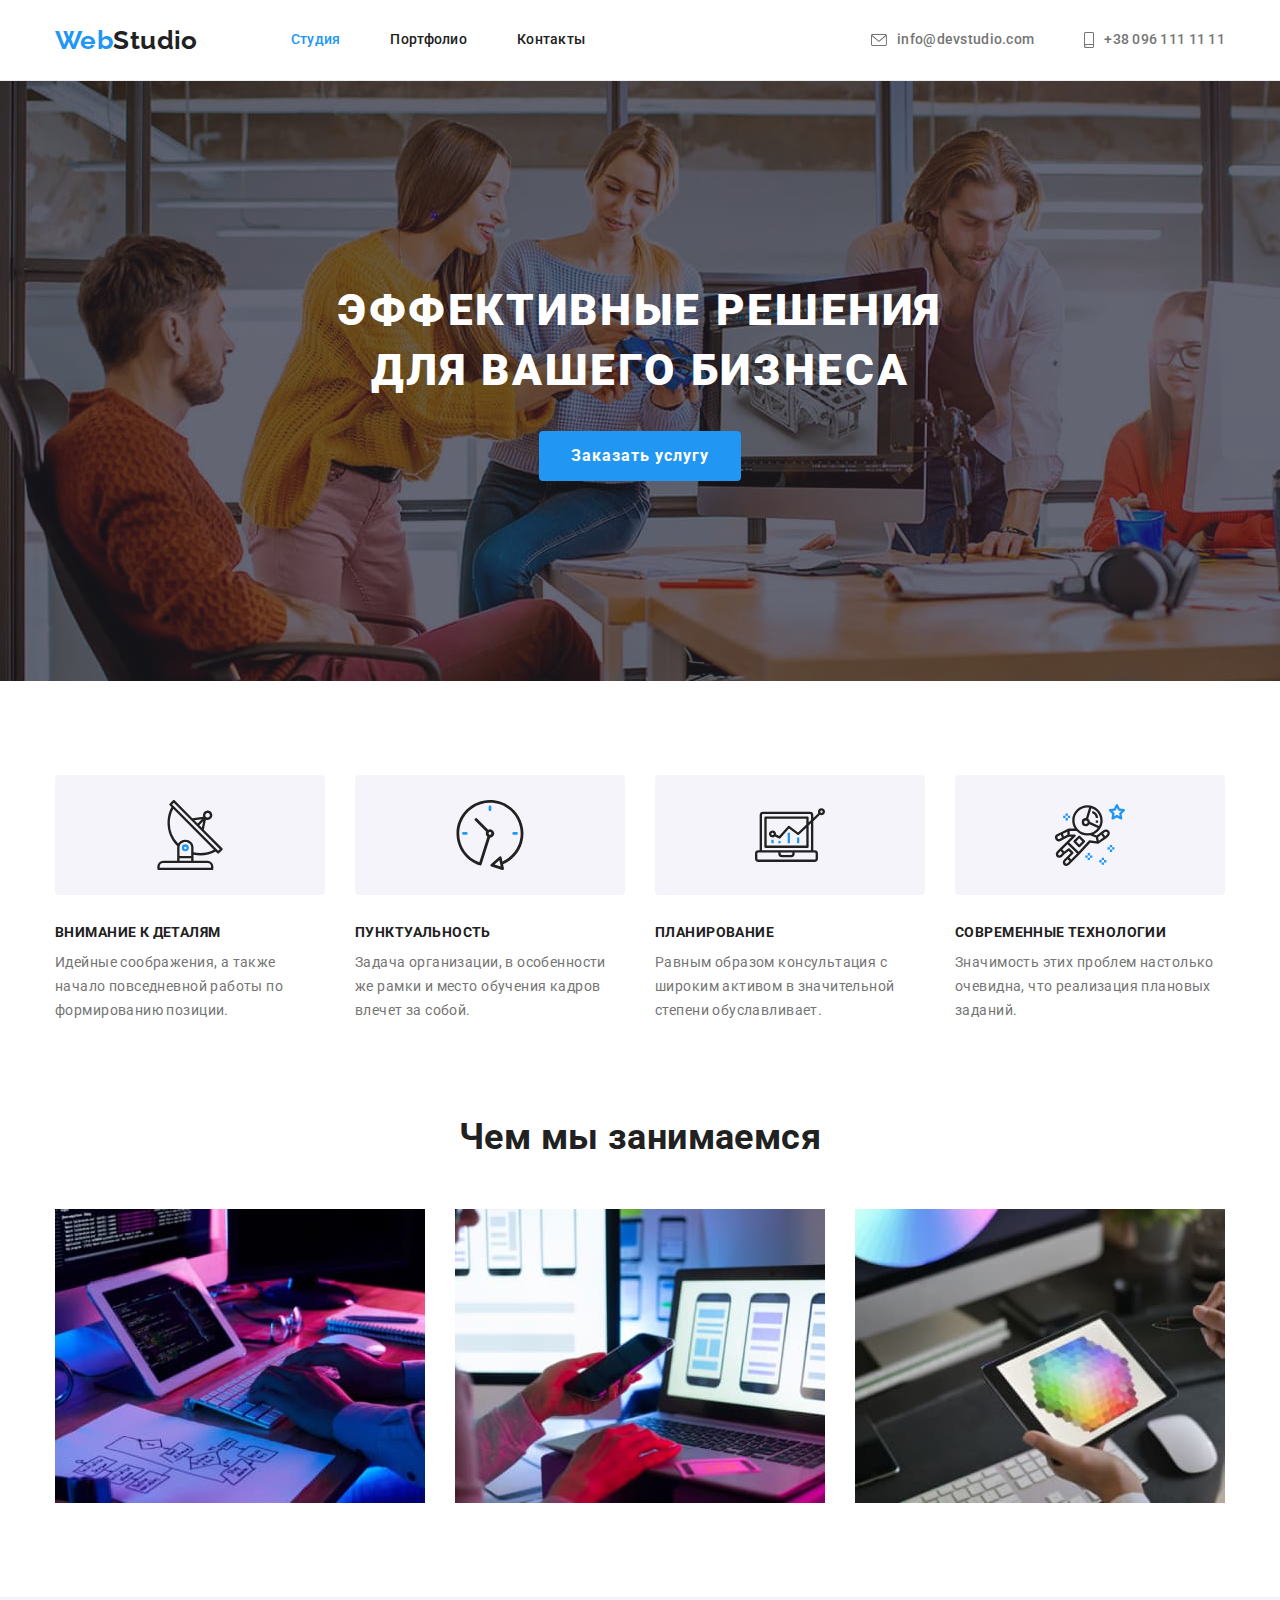
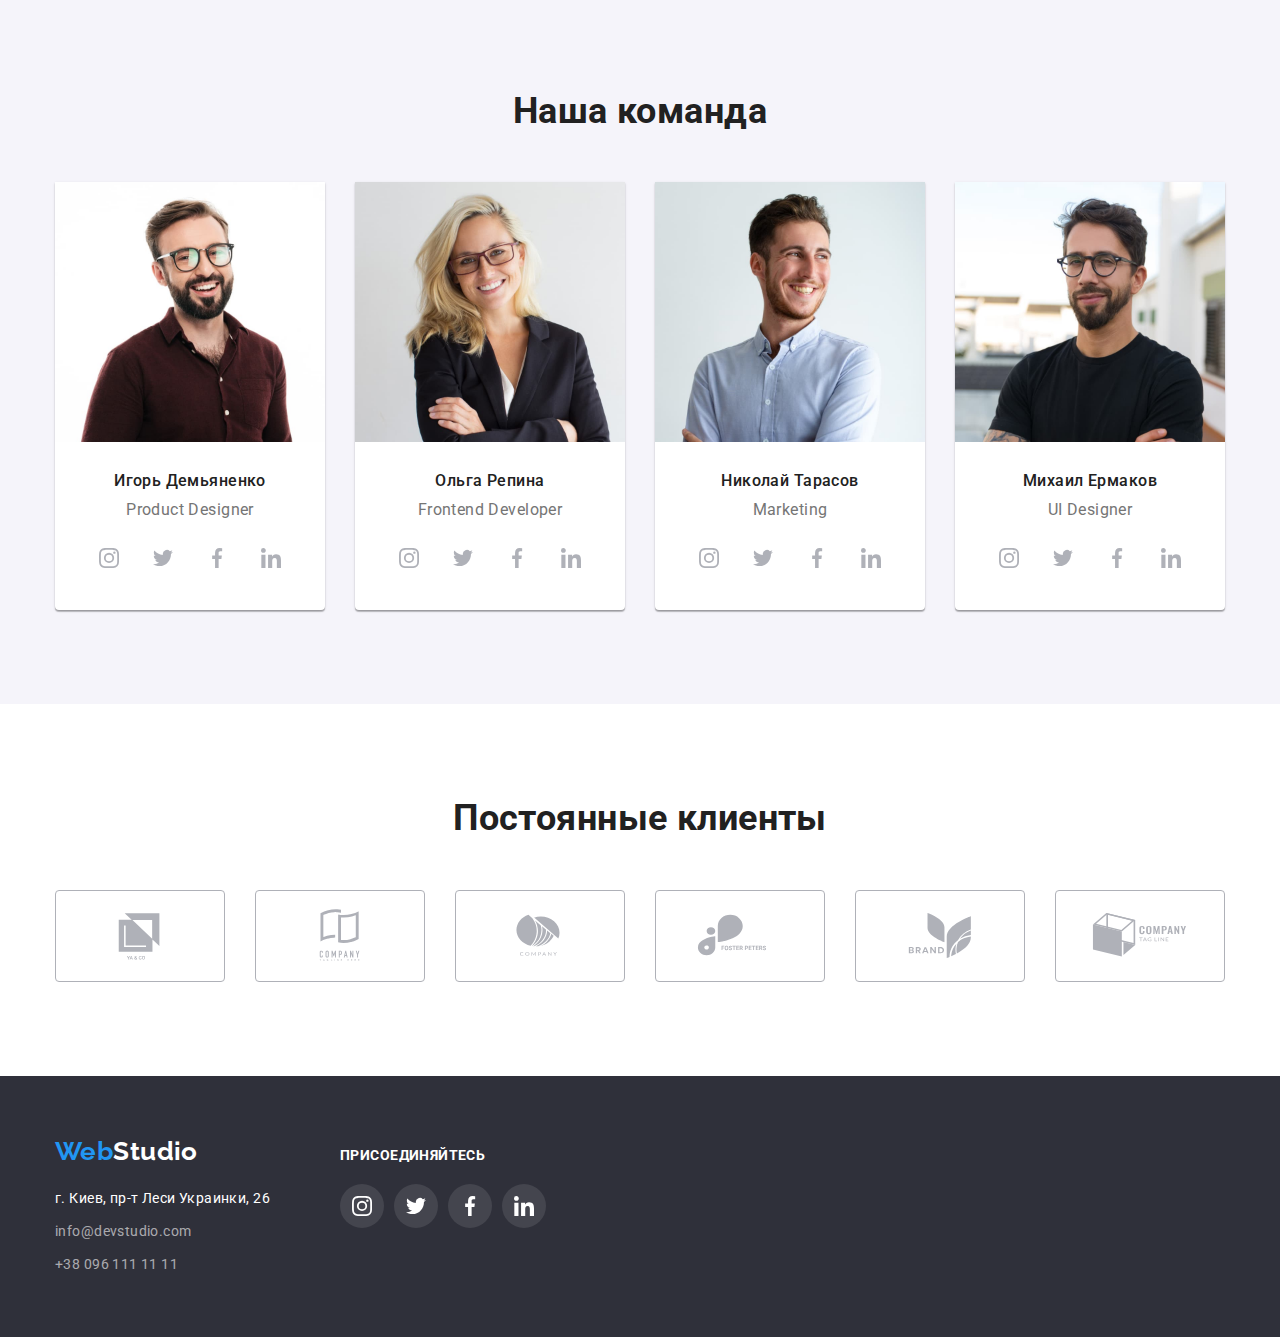
<file: index.html>
<!DOCTYPE html>
<html lang="ru">
  <head>
    <meta charset="UTF-8" />
    <meta http-equiv="X-UA-Compatible" content="IE=edge" />
    <meta name="viewport" content="width=device-width, initial-scale=1.0" />
    <title>Главная</title>
    <link
      href="https://fonts.googleapis.com/css2?family=Raleway:wght@700&family=Roboto:wght@400;500;700;900&display=swap"
      rel="stylesheet"
    />
    <link
      rel="stylesheet"
      href="https://cdnjs.cloudflare.com/ajax/libs/modern-normalize/1.1.0/modern-normalize.min.css"
    />
    <link rel="stylesheet" href="./css/styles.css" />
  </head>
  <body>
    <!-- Шапка сайта -->
    <header class="page-header">
      <div class="container main-nav">
        <nav class="second-nav">
          <a class="header-logo" href="./index.html"
            ><span class="logo-web">Web</span><span class="logo-header">Studio</span></a
          >

          <ul class="nav list">
            <li class="element-item"><a class="link current" href="./index.html">Студия</a></li>
            <li class="element-item"><a class="link" href="./portfolio.html">Портфолио</a></li>
            <li class="element-item"><a class="link" href="/">Контакты</a></li>
          </ul>
        </nav>

        <ul class="contacts list">
          <li class="element-item">
            <a class="link" href="mailto:info@devstudio.com">
              <svg class="email">
                <use href="./images/symbol-defs.svg#icon-E-mail"></use>
              </svg>
              info@devstudio.com</a
            >
          </li>
          <li class="element-item">
            <a class="link" href="tel:+380961111111">
              <svg class="smartphone">
                <use href="./images/symbol-defs.svg#icon-smartphone"></use>
              </svg>
              +38 096 111 11 11</a
            >
          </li>
        </ul>
      </div>
    </header>

    <!-- Заказать услугу -->
    <main>
      <section class="main-text">
        <div class="container">
          <h1 class="title">Эффективные решения для вашего бизнеса</h1>
          <button class="btn" type="button">Заказать услугу</button>
        </div>
      </section>

      <!-- Характеристика -->
      <section class="subject section">
        <div class="container">
          <h2 class="visually-hidden">Наши приимущества</h2>
          <ul class="main-subtitle">
            <li class="main-list">
              <svg class="subject-icon">
                <use href="./images/symbol-defs.svg#icon-antenna"></use>
              </svg>
              <h3 class="subtitle">Внимание к деталям</h3>
              <p>
                Идейные соображения, а также начало повседневной работы по формированию позиции.
              </p>
            </li>

            <li class="main-list">
              <svg class="subject-icon">
                <use href="./images/symbol-defs.svg#icon-clock"></use>
              </svg>
              <h3 class="subtitle">Пунктуальность</h3>
              <p>
                Задача организации, в особенности же рамки и место обучения кадров влечет за собой.
              </p>
            </li>

            <li class="main-list">
              <svg class="subject-icon">
                <use href="./images/symbol-defs.svg#icon-diagram"></use>
              </svg>
              <h3 class="subtitle">Планирование</h3>
              <p>
                Равным образом консультация с широким активом в значительной степени обуславливает.
              </p>
            </li>

            <li class="main-list">
              <svg class="subject-icon">
                <use href="./images/symbol-defs.svg#icon-astronaut"></use>
              </svg>
              <h3 class="subtitle">Современные технологии</h3>
              <p>Значимость этих проблем настолько очевидна, что реализация плановых заданий.</p>
            </li>
          </ul>
        </div>
      </section>

      <!-- Чем занимаемся -->
      <section class="caption section">
        <div class="container">
          <h2 class="subtitle">Чем мы занимаемся</h2>
          <ul class="caption-list">
            <li class="main-list">
              <img src="./images/Фото_1.jpg" alt="Работа с кодом" width="370" height="294" />
            </li>

            <li class="main-list">
              <img src="./images/Фото_2.jpg" alt="Работа над дизайном" width="370" height="294" />
            </li>

            <li class="main-list">
              <img src="./images/Фото_3.jpg" alt="Работа с палитрой" width="370" height="294" />
            </li>
          </ul>
        </div>
      </section>

      <!-- Наша команда -->
      <section class="team-section section">
        <div class="container">
          <h2 class="subtitle">Наша команда</h2>
          <ul class="item">
            <li class="team-img">
              <img
                class="team"
                src="./images/img1.jpg"
                alt="Игорь Демьяненко"
                width="270"
                height="260"
              />
              <h3 class="team-prof">Игорь Демьяненко</h3>
              <p class="text">Product Designer</p>
              <ul class="list-icon">
                <li class="item-icon">
                  <a class="link-icon" href="">
                    <svg class="team-icon">
                      <use href="./images/symbol-defs.svg#icon-instagram"></use>
                    </svg>
                  </a>
                </li>

                <li class="item-icon">
                  <a class="link-icon" href="">
                    <svg class="team-icon">
                      <use href="./images/symbol-defs.svg#icon-twitter"></use>
                    </svg>
                  </a>
                </li>

                <li class="item-icon">
                  <a class="link-icon" href="">
                    <svg class="team-icon">
                      <use href="./images/symbol-defs.svg#icon-facebook"></use>
                    </svg>
                  </a>
                </li>

                <li class="item-icon">
                  <a class="link-icon" href="">
                    <svg class="team-icon">
                      <use href="./images/symbol-defs.svg#icon-linkedin"></use>
                    </svg>
                  </a>
                </li>
              </ul>
            </li>

            <li class="team-img">
              <img
                class="team"
                src="./images/img2.jpg"
                alt="Ольга Репина"
                width="270"
                height="260"
              />
              <h3 class="team-prof">Ольга Репина</h3>
              <p class="text">Frontend Developer</p>
              <ul class="list-icon">
                <li class="item-icon">
                  <a class="link-icon" href="">
                    <svg class="team-icon">
                      <use href="./images/symbol-defs.svg#icon-instagram"></use>
                    </svg>
                  </a>
                </li>

                <li class="item-icon">
                  <a class="link-icon" href="">
                    <svg class="team-icon">
                      <use href="./images/symbol-defs.svg#icon-twitter"></use>
                    </svg>
                  </a>
                </li>

                <li class="item-icon">
                  <a class="link-icon" href="">
                    <svg class="team-icon">
                      <use href="./images/symbol-defs.svg#icon-facebook"></use>
                    </svg>
                  </a>
                </li>

                <li class="item-icon">
                  <a class="link-icon" href="">
                    <svg class="team-icon">
                      <use href="./images/symbol-defs.svg#icon-linkedin"></use>
                    </svg>
                  </a>
                </li>
              </ul>
            </li>

            <li class="team-img">
              <img
                class="team"
                src="./images/img3.jpg"
                alt="Николай Тарасов"
                width="270"
                height="260"
              />
              <h3 class="team-prof">Николай Тарасов</h3>
              <p class="text">Marketing</p>
              <ul class="list-icon">
                <li class="item-icon">
                  <a class="link-icon" href="">
                    <svg class="team-icon">
                      <use href="./images/symbol-defs.svg#icon-instagram"></use>
                    </svg>
                  </a>
                </li>

                <li class="item-icon">
                  <a class="link-icon" href="">
                    <svg class="team-icon">
                      <use href="./images/symbol-defs.svg#icon-twitter"></use>
                    </svg>
                  </a>
                </li>

                <li class="item-icon">
                  <a class="link-icon" href="">
                    <svg class="team-icon">
                      <use href="./images/symbol-defs.svg#icon-facebook"></use>
                    </svg>
                  </a>
                </li>

                <li class="item-icon">
                  <a class="link-icon" href="">
                    <svg class="team-icon">
                      <use href="./images/symbol-defs.svg#icon-linkedin"></use>
                    </svg>
                  </a>
                </li>
              </ul>
            </li>

            <li class="team-img">
              <img
                class="team"
                src="./images/img4.jpg"
                alt="Михаил Ермаков"
                width="270"
                height="260"
              />
              <h3 class="team-prof">Михаил Ермаков</h3>
              <p class="text">UI Designer</p>
              <ul class="list-icon">
                <li class="item-icon">
                  <a class="link-icon" href="">
                    <svg class="team-icon">
                      <use href="./images/symbol-defs.svg#icon-instagram"></use>
                    </svg>
                  </a>
                </li>

                <li class="item-icon">
                  <a class="link-icon" href="">
                    <svg class="team-icon">
                      <use href="./images/symbol-defs.svg#icon-twitter"></use>
                    </svg>
                  </a>
                </li>

                <li class="item-icon">
                  <a class="link-icon" href="">
                    <svg class="team-icon">
                      <use href="./images/symbol-defs.svg#icon-facebook"></use>
                    </svg>
                  </a>
                </li>

                <li class="item-icon">
                  <a class="link-icon" href="">
                    <svg class="team-icon">
                      <use href="./images/symbol-defs.svg#icon-linkedin"></use>
                    </svg>
                  </a>
                </li>
              </ul>
            </li>
          </ul>
        </div>
      </section>

      <!-- Клиенты -->
      <section class="section">
        <div class="container">
          <h2 class="subtitle clients-title">Постоянные клиенты</h2>
          <ul class="client-list">
            <li class="client-item">
              <a class="client-link" href="">
                <svg class="client-icon">
                  <use href="./images/symbol-defs.svg#icon-Logo-YA--CO"></use>
                </svg>
              </a>
            </li>

            <li class="client-item">
              <a class="client-link" href="">
                <svg class="client-icon">
                  <use href="./images/symbol-defs.svg#icon-Logo-COMPANY-TAG-LINE-HERE"></use>
                </svg>
              </a>
            </li>

            <li class="client-item">
              <a class="client-link" href="">
                <svg class="client-icon">
                  <use href="./images/symbol-defs.svg#icon-Logo-COMPANY"></use>
                </svg>
              </a>
            </li>

            <li class="client-item">
              <a class="client-link" href="">
                <svg class="client-icon">
                  <use href="./images/symbol-defs.svg#icon-Logo-FOSTER-PETERS"></use>
                </svg>
              </a>
            </li>

            <li class="client-item">
              <a class="client-link" href="">
                <svg class="client-icon">
                  <use href="./images/symbol-defs.svg#icon-Logo-BRAND"></use>
                </svg>
              </a>
            </li>

            <li class="client-item">
              <a class="client-link" href="">
                <svg class="client-icon">
                  <use href="./images/symbol-defs.svg#icon-Logo-COMPANY-TAG-LINE"></use>
                </svg>
              </a>
            </li>
          </ul>
        </div>
      </section>
    </main>

    <!-- Подвал сайта -->
    <footer class="footer-contacts">
      <div class="container">
        <div class="footer-info">
          <div class="footer-one">
            <a class="footer-bottom" href="./index.html"
              ><span class="logo-web">Web</span><span class="logo-footer">Studio</span></a
            >
            <address>
              <ul class="footer-address">
                <li><a class="address footer-link" href="/">г. Киев, пр-т Леси Украинки, 26</a></li>
                <li>
                  <a class="link footer-link" href="mailto:info@devstudio.com"
                    >info@devstudio.com</a
                  >
                </li>
                <li><a class="link" href="tel:+380961111111">+38 096 111 11 11</a></li>
              </ul>
            </address>
          </div>

          <div class="footer-block">
            <h2 class="footer-title">присоединяйтесь</h2>
            <ul class="footer-list">
              <li class="footer-item">
                <a class="footer-social" href="">
                  <svg class="footer-icon">
                    <use href="./images/symbol-defs.svg#icon-instagram"></use>
                  </svg>
                </a>
              </li>

              <li class="footer-item">
                <a class="footer-social" href="">
                  <svg class="footer-icon">
                    <use href="./images/symbol-defs.svg#icon-twitter"></use>
                  </svg>
                </a>
              </li>

              <li class="footer-item">
                <a class="footer-social" href="">
                  <svg class="footer-icon">
                    <use href="./images/symbol-defs.svg#icon-facebook"></use>
                  </svg>
                </a>
              </li>

              <li class="footer-item">
                <a class="footer-social" href="">
                  <svg class="footer-icon">
                    <use href="./images/symbol-defs.svg#icon-linkedin"></use>
                  </svg>
                </a>
              </li>
            </ul>
          </div>
        </div>
      </div>
    </footer>
  </body>
</html>
</file>
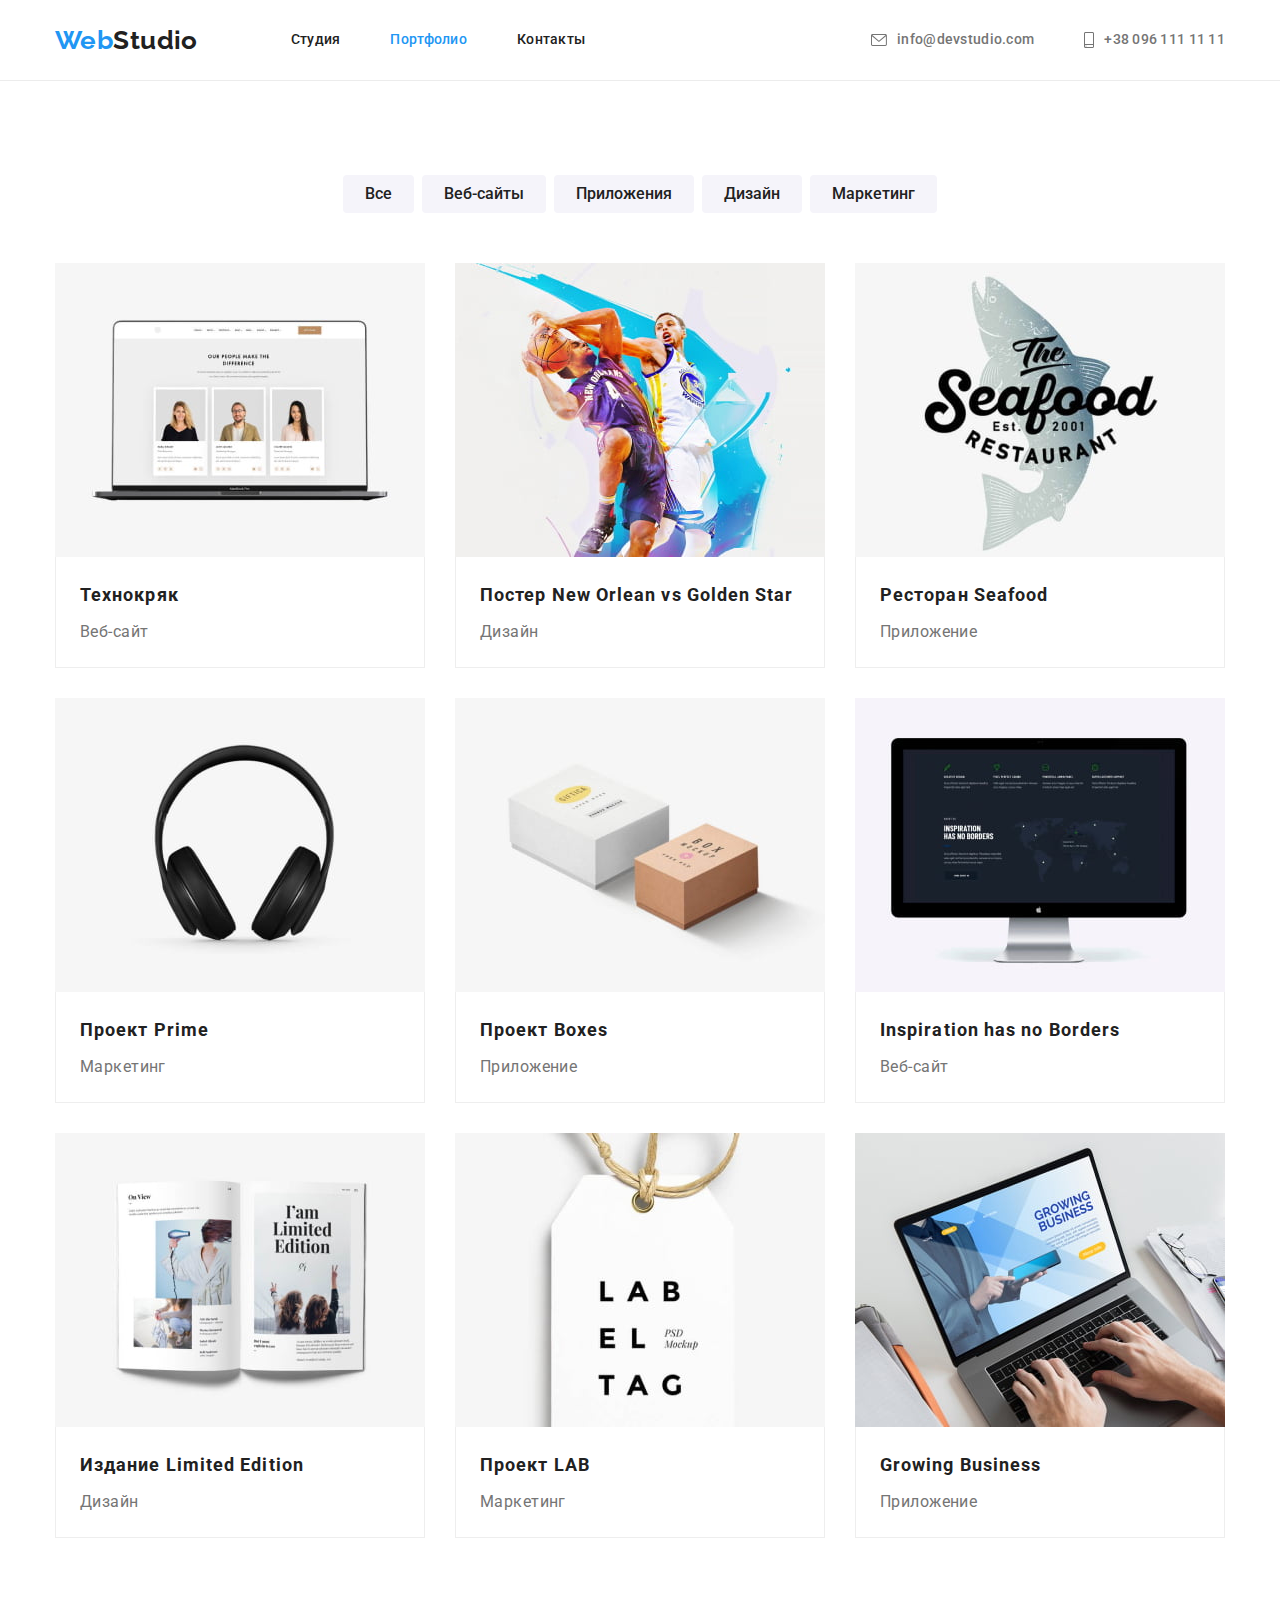
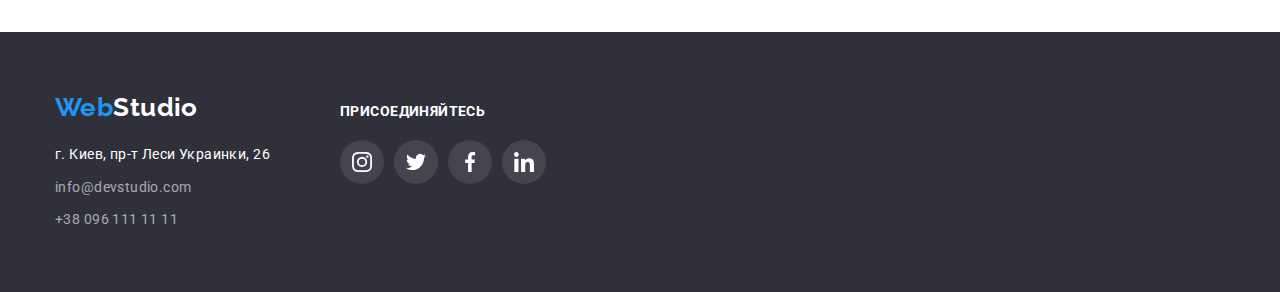
<file: portfolio.html>
<!DOCTYPE html>
<html lang="ru">
  <head>
    <meta charset="UTF-8" />
    <meta http-equiv="X-UA-Compatible" content="IE=edge" />
    <meta name="viewport" content="width=device-width, initial-scale=1.0" />
    <title>Портфолио</title>
    <link
      href="https://fonts.googleapis.com/css2?family=Raleway:wght@700&family=Roboto:wght@400;500;700;900&display=swap"
      rel="stylesheet"
    />
    <link
      rel="stylesheet"
      href="https://cdnjs.cloudflare.com/ajax/libs/modern-normalize/1.1.0/modern-normalize.min.css"
    />
    <link rel="stylesheet" href="./css/styles.css" />
  </head>
  <body>
    <!-- Шапка портфолио -->
    <header class="page-header">
      <div class="container main-nav">
        <nav class="second-nav">
          <a class="header-logo" href="./index.html"
            ><span class="logo-web">Web</span><span class="logo-header">Studio</span></a
          >

          <ul class="nav list">
            <li class="element-item"><a class="link" href="./index.html">Студия</a></li>
            <li class="element-item">
              <a class="link current" href="./portfolio.html">Портфолио</a>
            </li>
            <li class="element-item"><a class="link" href="/">Контакты</a></li>
          </ul>
        </nav>

        <ul class="contacts list">
          <li class="element-item">
            <a class="link" href="mailto:info@devstudio.com">
              <svg class="email">
                <use href="./images/symbol-defs.svg#icon-E-mail"></use>
              </svg>
              info@devstudio.com</a
            >
          </li>
          <li class="element-item">
            <a class="link" href="tel:+380961111111">
              <svg class="smartphone">
                <use href="./images/symbol-defs.svg#icon-smartphone"></use>
              </svg>
              +38 096 111 11 11</a
            >
          </li>
        </ul>
      </div>
    </header>

    <!-- Портфолио -->
    <main>
      <section class="section">
        <div class="container">
          <h1 class="visually-hidden">Примеры работ</h1>

          <ul class="buttons">
            <li class="element-list"><button class="btn" type="button">Все</button></li>
            <li class="element-list"><button class="btn" type="button">Веб-сайты</button></li>
            <li class="element-list"><button class="btn" type="button">Приложения</button></li>
            <li class="element-list"><button class="btn" type="button">Дизайн</button></li>
            <li class="element-list"><button class="btn" type="button">Маркетинг</button></li>
          </ul>

          <ul class="portfolio">
            <li class="element-list">
              <a class="web" href="/">
                <img
                  class="portfolio-img"
                  src="./images/imgПортфолио_1.jpg"
                  alt="Экран ноутбука"
                  width="370"
                  height="294"
                />
                <div class="portfolio-link">
                  <h2 class="text-title">Технокряк</h2>
                  <p class="text">Веб-сайт</p>
                </div>
              </a>
            </li>

            <li class="element-list">
              <a class="web" href="/">
                <img
                  src="./images/imgПортфолио_2.jpg"
                  alt="Баскетболисты"
                  width="370"
                  height="294"
                />
                <div class="portfolio-link">
                  <h2 class="text-title">Постер New Orlean vs Golden Star</h2>
                  <p class="text">Дизайн</p>
                </div>
              </a>
            </li>

            <li class="element-list">
              <a class="web" href="/">
                <img src="./images/imgПортфолио_3.jpg" alt="Логотып" width="370" height="294" />
                <div class="portfolio-link">
                  <h2 class="text-title">Ресторан Seafood</h2>
                  <p class="text">Приложение</p>
                </div>
              </a>
            </li>

            <li class="element-list">
              <a class="web" href="/">
                <img src="./images/imgПортфолио_4.jpg" alt="Наушники" width="370" height="294" />
                <div class="portfolio-link">
                  <h2 class="text-title">Проект Prime</h2>
                  <p class="text">Маркетинг</p>
                </div>
              </a>
            </li>

            <li class="element-list">
              <a class="web" href="/">
                <img
                  src="./images/imgПортфолио_5.jpg"
                  alt="Две коробочки"
                  width="370"
                  height="294"
                />
                <div class="portfolio-link">
                  <h2 class="text-title">Проект Boxes</h2>
                  <p class="text">Приложение</p>
                </div>
              </a>
            </li>

            <li class="element-list">
              <a class="web" href="/">
                <img src="./images/imgПортфолио_6.jpg" alt="Монитор" width="370" height="294" />
                <div class="portfolio-link">
                  <h2 class="text-title">Inspiration has no Borders</h2>
                  <p class="text">Веб-сайт</p>
                </div>
              </a>
            </li>

            <li class="element-list">
              <a class="web" href="/">
                <img src="./images/imgПортфолио_7.jpg" alt="Книга" width="370" height="294" />
                <div class="portfolio-link">
                  <h2 class="text-title">Издание Limited Edition</h2>
                  <p class="text">Дизайн</p>
                </div>
              </a>
            </li>

            <li class="element-list">
              <a class="web" href="/">
                <img src="./images/imgПортфолио_8.jpg" alt="Брэнд" width="370" height="294" />
                <div class="portfolio-link">
                  <h2 class="text-title">Проект LAB</h2>
                  <p class="text">Маркетинг</p>
                </div>
              </a>
            </li>

            <li class="element-list">
              <a class="web" href="/">
                <img src="./images/imgПортфолио_9.jpg" alt="Ноутбук" width="370" height="294" />
                <div class="portfolio-link">
                  <h2 class="text-title">Growing Business</h2>
                  <p class="text">Приложение</p>
                </div>
              </a>
            </li>
          </ul>
        </div>
      </section>
    </main>

    <!-- Подвал портфолио -->
    <footer class="footer-contacts">
      <div class="container">
        <div class="footer-info">
          <div class="footer-one">
            <a class="footer-bottom" href="./index.html"
              ><span class="logo-web">Web</span><span class="logo-footer">Studio</span></a
            >
            <address>
              <ul class="footer-address">
                <li><a class="address footer-link" href="/">г. Киев, пр-т Леси Украинки, 26</a></li>
                <li>
                  <a class="link footer-link" href="mailto:info@devstudio.com"
                    >info@devstudio.com</a
                  >
                </li>
                <li><a class="link" href="tel:+380961111111">+38 096 111 11 11</a></li>
              </ul>
            </address>
          </div>

          <div class="footer-block">
            <h2 class="footer-title">присоединяйтесь</h2>
            <ul class="footer-list">
              <li class="footer-item">
                <a class="footer-social" href="">
                  <svg class="footer-icon">
                    <use href="./images/symbol-defs.svg#icon-instagram"></use>
                  </svg>
                </a>
              </li>

              <li class="footer-item">
                <a class="footer-social" href="">
                  <svg class="footer-icon">
                    <use href="./images/symbol-defs.svg#icon-twitter"></use>
                  </svg>
                </a>
              </li>

              <li class="footer-item">
                <a class="footer-social" href="">
                  <svg class="footer-icon">
                    <use href="./images/symbol-defs.svg#icon-facebook"></use>
                  </svg>
                </a>
              </li>

              <li class="footer-item">
                <a class="footer-social" href="">
                  <svg class="footer-icon">
                    <use href="./images/symbol-defs.svg#icon-linkedin"></use>
                  </svg>
                </a>
              </li>
            </ul>
          </div>
        </div>
      </div>
    </footer>
  </body>
</html>
</file>
<file: css/styles.css>
:root {
  --main-color: #757575;
  --second-color: #212121;
  --third-color: #2196f3;
  --filter-color: #f5f4fa;
  --btn: cursor;
  --fourth-color: #ffffff;
  --fiveth-color: rgba(255, 255, 255, 0.6);
  --line-color: #ececec;
  --bg-color: #2f303a;
  --icon-color: #afb1b8;
}

body {
  font-family: 'Roboto', sans-serif;
  color: var(--main-color);
  font-size: 14px;
  letter-spacing: 0.03em;
  background-color: var(--fourth-color);
}


.container {
  width: 1200px;
  margin: 0 auto;
  padding: 0 15px;
}

h1,
h2,
h3,
p,
ul { 
  margin: 0;
  padding: 0;
}

img {
  display: block;
  max-width: 100%;
  height: auto;
}

.section {
  padding: 94px 0;
}

ul {
  list-style: none;
}

.page-header {
  border-bottom: 1px solid #ECECEC;
}

a {
  text-decoration: none;
}

.main-nav {
  display: flex;
  align-items: center;
}

.second-nav {
  display: flex;
  align-items: center;
}

/* Логотип */
.header-logo {
  margin-right: 93px;
}

.logo-web {
  color: var(--third-color);
  font-family: 'Raleway', sans-serif;
  font-size: 26px;
  font-weight: 700;
  line-height: 1.19;
}

.logo-header {
  color: var(--second-color);
  font-family: 'Raleway', sans-serif;
  font-size: 26px;
  font-weight: 700;
  line-height: 1.19;
}

.logo-footer {
  color: var(--fourth-color);
  font-family: 'Raleway', sans-serif;
  font-size: 26px;
  font-weight: 700;
  line-height: 1.19;
}

.list {
  margin: 0;
  padding: 0;
}

.nav {
  display: flex;
}

.nav
.element-item + .element-item {
  margin-left: 50px;
}

.nav 
.link {
display: block;
padding-top: 32px;
padding-bottom: 32px;

  color: var(--second-color);
  font-weight: 500;
  line-height: 1.14;
  letter-spacing: 0.02em;
}

.nav
.link.current {
  color: var(--third-color);
}

.email {
  height: 12px;
  width: 16px;
  margin-right: 10px;

  fill: currentColor;
}

.smartphone {
  height: 16px;
  width: 10px;
  margin-right: 10px;
  
  fill: currentColor;
}

.contacts {
  display: flex;
  margin-left: auto;
}

.contacts
.element-item + .element-item {
  margin-left: 50px;
}

.contacts 
.link {
  display: flex;
  align-items: center;
padding-top: 32px;
padding-bottom: 32px;

  color: inherit;
  font-weight: 500;
  line-height: 1.14;
  letter-spacing: 0.02em;
}

.main-text {
  max-width: 1600px;
  height: 600px;
  margin-left: auto;
  margin-right: auto;
  padding-top: 200px;
  padding-bottom: 200px;

  background-color: var(--bg-color);
  background-image: linear-gradient(
  rgba(47, 48, 58, 0.4),
  rgba(47, 48, 58, 0.4)
  ),
  url("../images/bg-image.jpg");
  text-align: center;
}

.title {
  width: 696px;
  margin-left: auto;
  margin-right: auto;
margin-bottom: 30px;

color: var(--fourth-color);
  font-size: 44px;
  font-weight: 900;
  line-height: 1.36;
  text-transform: uppercase;
  letter-spacing: 0.06em;
}

/* Кнопка на главной странице */
.main-text .btn {
  padding: 10px 32px;
  border-radius: 4px;
  border: none;

  color: var(--fourth-color);
  background-color: var(--third-color);

  font-family: 'Roboto', sans-serif;
  font-size: 16px;
  font-weight: 700;
  line-height: 1.87;
  letter-spacing: 0.06em;
}

.visually-hidden {
   position: absolute;
  width: 1px;
  height: 1px;
  margin: -1px;
  border: 0;
  padding: 0;
  white-space: nowrap;
  clip-path: inset(100%);
  clip: rect(0 0 0 0);
  overflow: hidden;
}

.subtitle {
  color: var(--second-color);
}

.subject
.subtitle {
margin-bottom: 10px;

  font-weight: 700;
  font-size: 14px;
  line-height: 1.14;
  letter-spacing: 0.03em;
  text-transform: uppercase;
}

.subject-icon {
  display: flex;
  width: 100%;
  height: 120px;
  padding-top: 25px;
  padding-bottom: 25px;
  margin-bottom: 30px;

  background-color: var(--filter-color);
  border-radius: 4px;
}

.main-subtitle {
  display: flex;
}

.main-subtitle
.main-list + .main-list {
  margin-left: 30px;
}

.main-subtitle
.main-list {
  width: 270px;
}

.subject
p {
  line-height: 1.71;
}

.caption
.subtitle {
margin-bottom: 50px;

  font-weight: 700;
  font-size: 36px;
  line-height: 1.16;
  text-align: center;
}

.caption {
  padding-top: 0;
}

.caption-list {
  display: flex;
}

.caption-list
.main-list + .main-list {
  margin-left: 30px;
}

.team-section {
  background-color: var(--filter-color);
}

.team-img {
  width: 270px;

  background-color: var(--fourth-color);
  border-radius: 0 0 4px 4px;
  box-shadow: 0px 1px 3px rgba(0, 0, 0, 0.12),
  0px 1px 1px rgba(0, 0, 0, 0.14),
  0px 2px 1px rgba(0, 0, 0, 0.2);
}

.team {
  margin-bottom: 30px;
}

.team-prof {
    margin-bottom: 10px;

    color: var(--second-color);
    font-weight: 500;
    font-size: 16px;
    line-height: 1.18;
    text-align: center;
}

.team-section
.subtitle {
margin-bottom: 50px;

font-weight: 700;
font-size: 36px;
line-height: 1.16;
text-align: center;
}

/* Командные иконки */
.list-icon {
  display: flex;
  margin-bottom: 30px;
  margin-left: 32px;
}

.list-icon
.item-icon + .item-icon {
  margin-left: 10px;
}

.link-icon {
  display: flex;
  justify-items: center;
  align-items: center;
  border-radius: 50%;
  padding: 12px;

  color: var(--icon-color);
}

.link-icon:hover,
.link-icon:hover {
color: var(--fourth-color);
background-color: var(--third-color);
}

.team-icon {
  width: 20px;
  height: 20px;
  fill: currentColor;
}

.item {
  display: flex;
}

.item
.team-img + .team-img {
  margin-left: 30px;
}

.item
.text {
  font-size: 16px;
  line-height: 1.18;  
  text-align: center;
  margin-bottom: 16px;
}


/* Клиенты */
.clients-title {
  margin-bottom: 50px;

  font-weight: 700;
  font-size: 36px;
  line-height: 1.16;
  text-align: center;
}

.client-list {
  display: flex;
}

.client-list
.client-item + .client-item {
  margin-left: 30px;
}

.client-link {
  display: flex;
  justify-content: center;
  align-items: center;
  width: 170px;
  height: 92px;
  border: 1px solid var(--icon-color);
  border-radius: 4px;

  color: var(--icon-color);
}

.client-link:hover,
.client-link:hover {
  color: var(--third-color);
  border: 1px solid var(--third-color);
}

.client-icon {
  width: 106px;
  height: 60px;

  fill: currentColor;
}

/* Подвал */
.footer-info {
  display: flex;
  align-items: baseline;
}

.footer-bottom {
display: inline-block;

  margin-bottom: 20px;
}

.footer-link {
  display: inline-block;
  margin-bottom: 9px;
}

.footer-contacts {
  padding: 60px 0;
  background-color: var(--bg-color);
}

.footer-address
.link {
  color: var(--fiveth-color);
  line-height: 1.71;
  font-style: normal;
}

.address {
  color: var(--fourth-color);
  line-height: 1.71;
  font-style: normal;
}

.footer-block {
  display: inline-block;
  margin-left: 70px;
}

.footer-title {
margin-bottom: 20px;

  color: var(--fourth-color);
  font-weight: 700;
  font-size: 14px;
  line-height: 1.14;
  text-transform: uppercase;
}

.footer-list {
  display: flex;
}

.footer-list .footer-item + .footer-item {
  margin-left: 10px;
}

.footer-social {
  display: flex;
  justify-items: center;
  align-items: center;
  border-radius: 50%;
  padding: 12px;

  color: var(--fourth-color);
  background-color: rgba(255, 255, 255, 0.1);;
}

.footer-social:hover,
.footer-social:hover {
  color: var(--fourth-color);
  background-color: var(--third-color);
}

.footer-icon {
  width: 20px;
  height: 20px;
  fill: currentColor;
}

/* Кнопки в портфолио */

.buttons {
  display: flex;
  justify-content: center;
  margin-bottom: 50px;
}

.buttons 
.btn {
  padding: 6px 22px;
  border-radius: 4px;
  border: none;

  color: var(--second-color);
  background-color: var(--filter-color);
  font-family: 'Roboto', sans-serif;
  font-size: 16px;
  font-weight: 500;
  line-height: 1.62;  
  text-align: center;
}

.buttons
.element-list + .element-list {
  margin-left: 8px;
}

.portfolio .web {
  display: block;
}

.portfolio .web:hover,
.portfolio .web:focus {
  box-shadow: 0px 1px 1px rgba(0, 0, 0, 0.12),
  0px 4px 4px rgba(0, 0, 0, 0.06),
  1px 4px 6px rgba(0, 0, 0, 0.16);
}

.portfolio-link {
  width: 370px;
  padding-top: 20px;
  padding-left: 24px;
  padding-bottom: 20px;
  border-left: 1px solid #eeeeee;
  border-right: 1px solid #eeeeee;
  border-bottom: 1px solid #eeeeee;
}

.text-title {
  margin-bottom: 4px;
  color: var(--second-color);
  font-weight: 700;
  font-size: 18px;
  line-height: 2;
  
  letter-spacing: 0.06em;
}

.portfolio {
  display: flex;
  flex-wrap: wrap;
}

.portfolio-link
.text {
  color: var(--main-color);
  font-size: 16px;
  line-height: 1.87;
}

.portfolio
.element-list {
  margin-right: 30px;
  margin-bottom: 30px;
}

.portfolio .element-list:nth-child(3n) {
  margin-right: 0;
}

.portfolio .element-list:nth-last-child(-n + 3) {
  margin-bottom: 0;
}

.nav .link:hover,
.nav .link:focus {
  color: var(--third-color);
}

.contacts .link:hover,
.contacts .link:focus {
  color: var(--third-color);
}

.btn {
  cursor: pointer;
}

.address:hover,
.address:focus {
  color: var(--third-color);
}

.contacts .link:hover,
.contacts .link:focus {
  color: var(--third-color);
}

.footer-address .link:hover,
.footer-address .link:focus {
  color: var(--third-color);
}

.btn:hover,
.btn:focus {
  color: var(--fourth-color);
  background-color: var(--third-color);
  box-shadow: 0px 3px 1px rgba(0, 0, 0, 0.1),
  0px 1px 2px rgba(0, 0, 0, 0.08),
  0px 2px 2px rgba(0, 0, 0, 0.12);
}

.portfolio a:hover,
.portfolio a:focus {
  color: var(--third-color);
}
</file>
